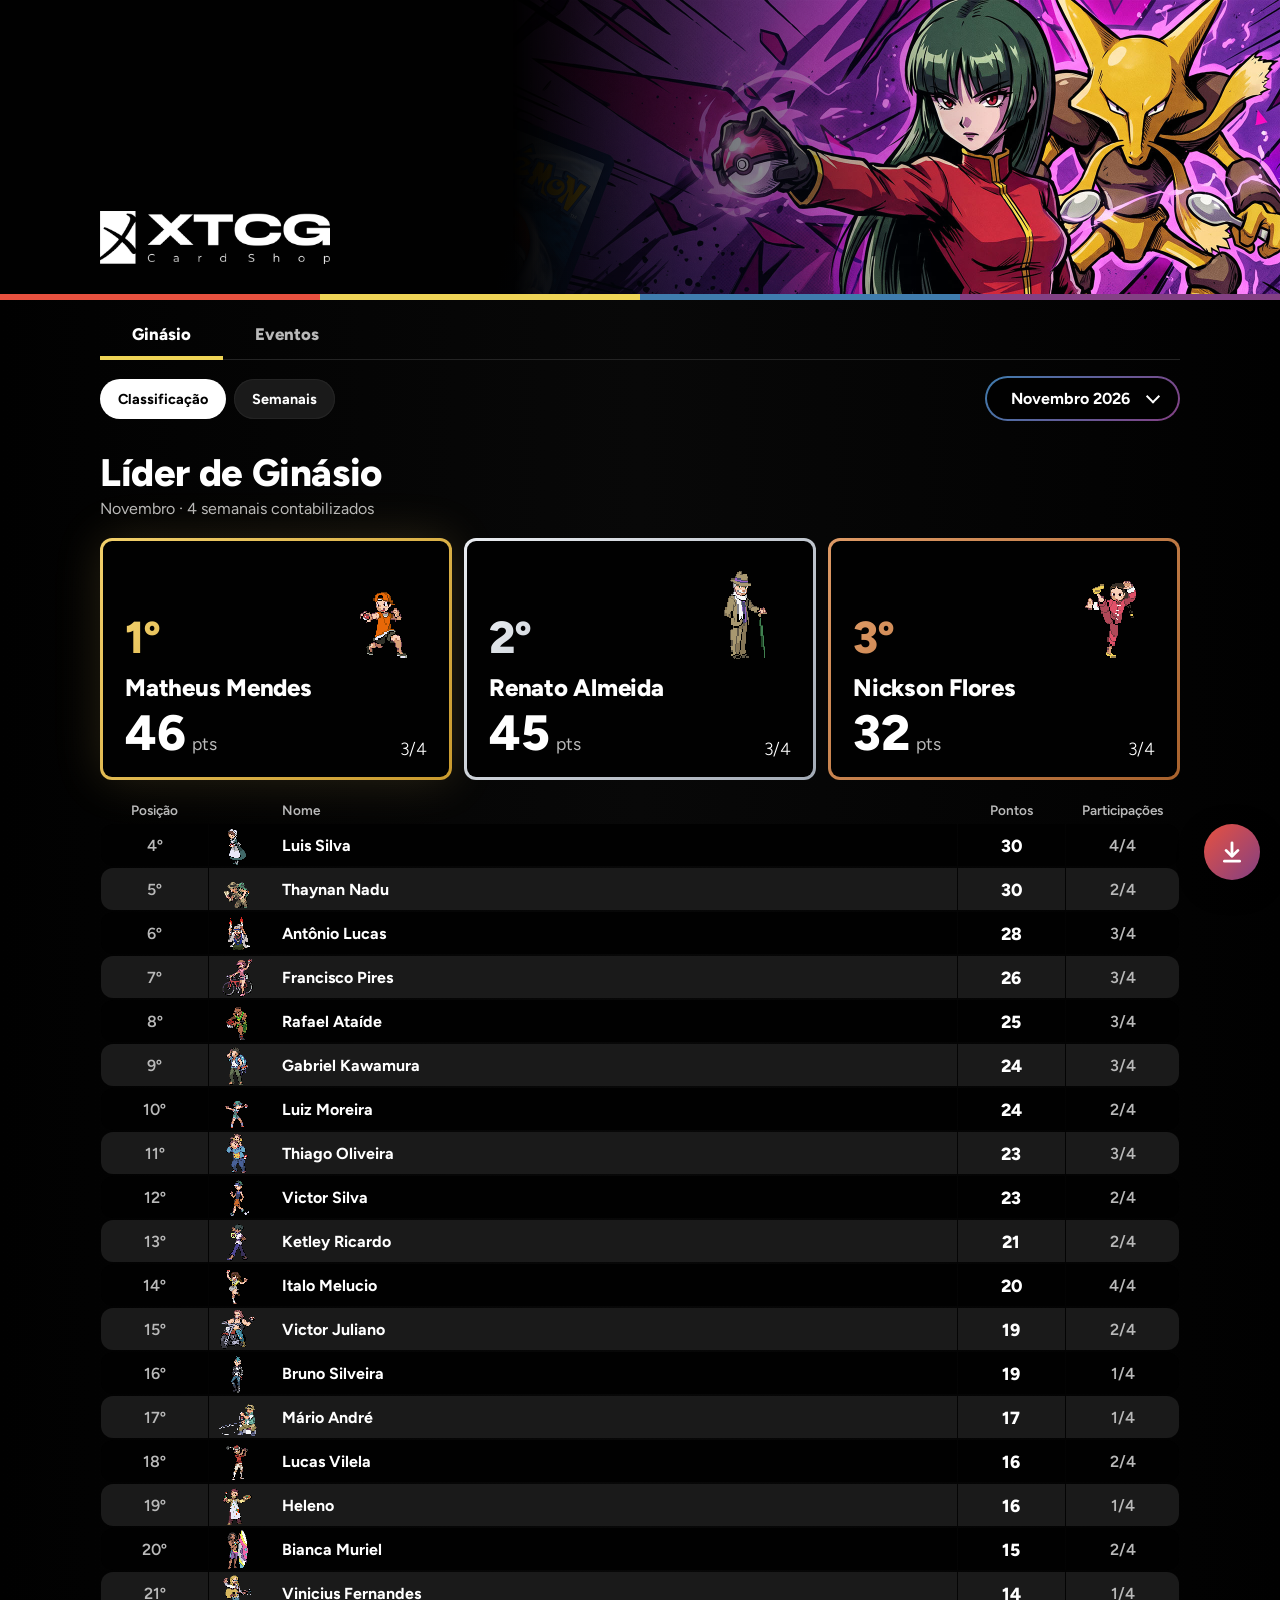
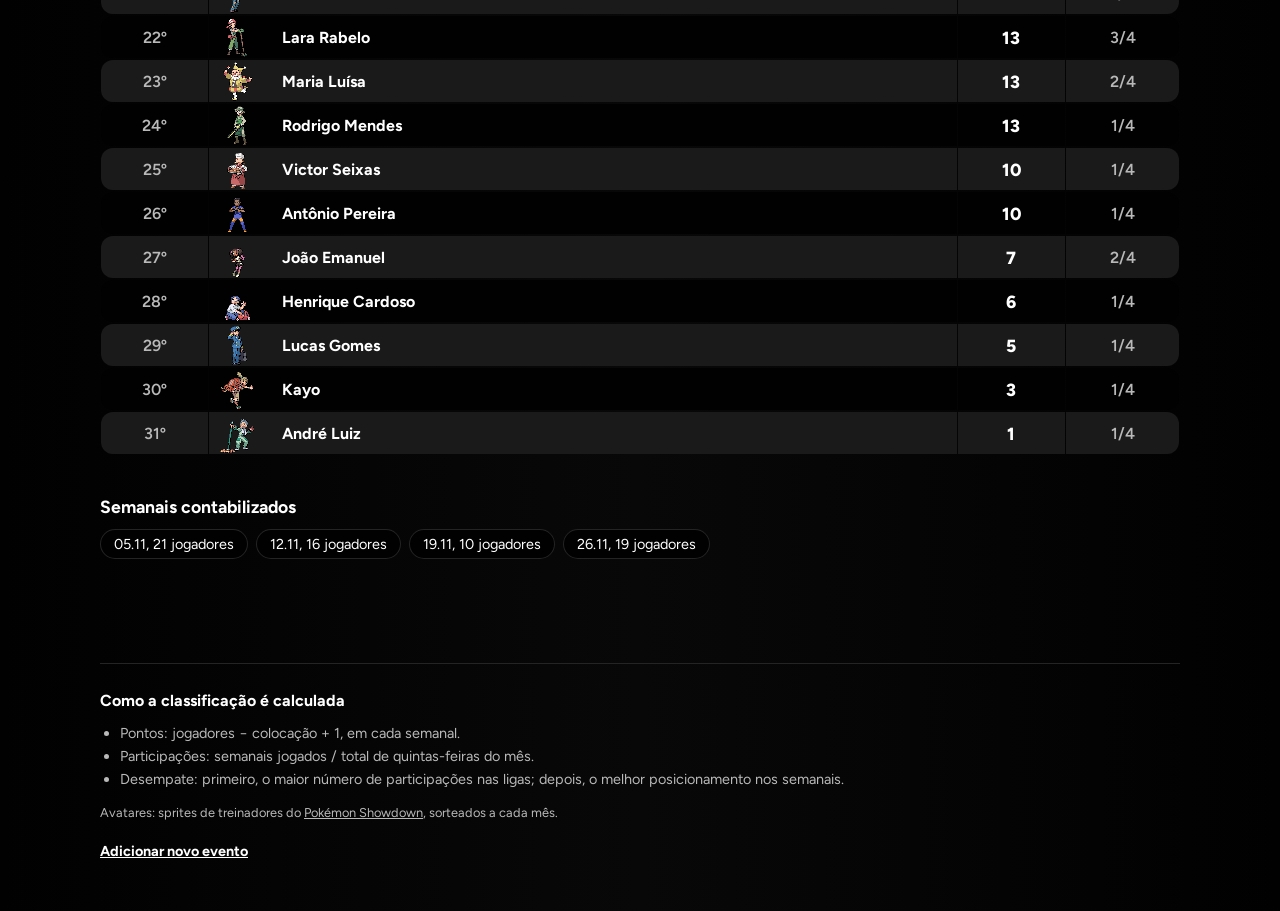
<file: docs/index.html>
<!doctype html>
<html lang="pt-BR">
<head>
  <meta charset="utf-8">
  <meta name="viewport" content="width=device-width, initial-scale=1">
  <meta name="color-scheme" content="dark">
  <title>Líder de Ginásio · XTCG Card Shop</title>
  <meta name="theme-color" content="#070707">
  <link rel="icon" href="favicon.ico?v=2" sizes="any">
  <link rel="icon" type="image/png" sizes="32x32" href="favicon-32.png?v=2">
  <link rel="icon" type="image/png" sizes="192x192" href="favicon-192.png?v=2">
  <link rel="apple-touch-icon" href="apple-touch-icon.png?v=2">
  <link rel="preconnect" href="https://fonts.googleapis.com">
  <link rel="preconnect" href="https://fonts.gstatic.com" crossorigin>
  <link href="https://fonts.googleapis.com/css2?family=Figtree:wght@300;400;600;700;800&display=swap" rel="stylesheet">
  <link rel="stylesheet" href="style.css?v=19">
</head>
<body>
  <header class="hero">
    <div class="hero-texto">
      <img class="hero-logo" src="assets/logo.png?v=2" alt="XTCG Card Shop">
    </div>
  </header>

  <div class="nav-area">
    <div class="fixo">
      <div class="topo">
        <a class="topo-logo" href="index.html" aria-label="XTCG Card Shop, início"><img src="assets/logo.png?v=2" alt="XTCG Card Shop"></a>
        <label class="seletor">
          <span class="sr">Mês</span>
          <select id="mes"></select>
        </label>
      </div>
      <nav class="secoes" aria-label="Seções">
        <a href="index.html" aria-current="page">Ginásio</a>
        <a href="especiais.html">Eventos</a>
      </nav>
    </div>
    <div class="subnav" aria-label="Visão do Ginásio">
      <a class="pilula" href="index.html" aria-current="page">Classificação</a>
      <a class="pilula" href="semanais.html">Semanais</a>
    </div>
  </div>

  <main>
    <div class="cab-pagina">
      <div>
        <h1 id="titulo">Líder de Ginásio</h1>
        <p id="subtitulo" class="sub"></p>
      </div>
    </div>

    <div id="avisos" class="avisos" hidden></div>

    <ol id="podio" class="podio" aria-label="Top 3"></ol>

    <div class="rolagem" id="resto">
      <table id="tabela">
        <thead>
          <tr>
            <th scope="col" class="c-num">Posição</th>
            <th scope="col" class="c-av"><span class="sr">Avatar</span></th>
            <th scope="col" class="esq">Nome</th>
            <th scope="col" class="c-num">Pontos</th>
            <th scope="col" class="c-num">Participações</th>
          </tr>
        </thead>
        <tbody></tbody>
      </table>
    </div>

    <p id="vazio" class="vazio" hidden>Ainda não há semanais neste mês. Escolha outro mês na lista acima.</p>

    <section class="semanais">
      <h2>Semanais contabilizados</h2>
      <ul id="lista-semanais" class="chips"></ul>
    </section>
  </main>

  <footer class="rodape">
    <h2>Como a classificação é calculada</h2>
    <ul>
      <li>Pontos: jogadores − colocação + 1, em cada semanal.</li>
      <li>Participações: semanais jogados / total de quintas-feiras do mês.</li>
      <li>Desempate: primeiro, o maior número de participações nas ligas; depois, o melhor posicionamento nos semanais.</li>
    </ul>
    <p class="creditos">Avatares: sprites de treinadores do <a href="https://play.pokemonshowdown.com/sprites/trainers/" target="_blank" rel="noopener">Pokémon Showdown</a>, sorteados a cada mês.</p>
    <p class="rodape-admin"><a href="admin.html">Adicionar novo evento</a></p>
  </footer>

  <button id="baixar" class="fab" type="button" aria-label="Baixar imagem" title="Baixar imagem">
    <svg width="26" height="26" viewBox="0 0 24 24" fill="none" stroke="currentColor" stroke-width="2.6" stroke-linecap="round" stroke-linejoin="round" aria-hidden="true"><path d="M12 3.5v12"/><path d="M6.5 10.5L12 16l5.5-5.5"/><path d="M5 20.5h14"/></svg>
  </button>

  <script src="cabecalhos.js?v=2"></script>
  <script src="util.js?v=5"></script>
  <script src="avatares.js?v=1"></script>
  <script src="calc.js?v=5"></script>
  <script src="feed.js?v=12"></script>
  <script src="app.js?v=10"></script>
</body>
</html>
</file>
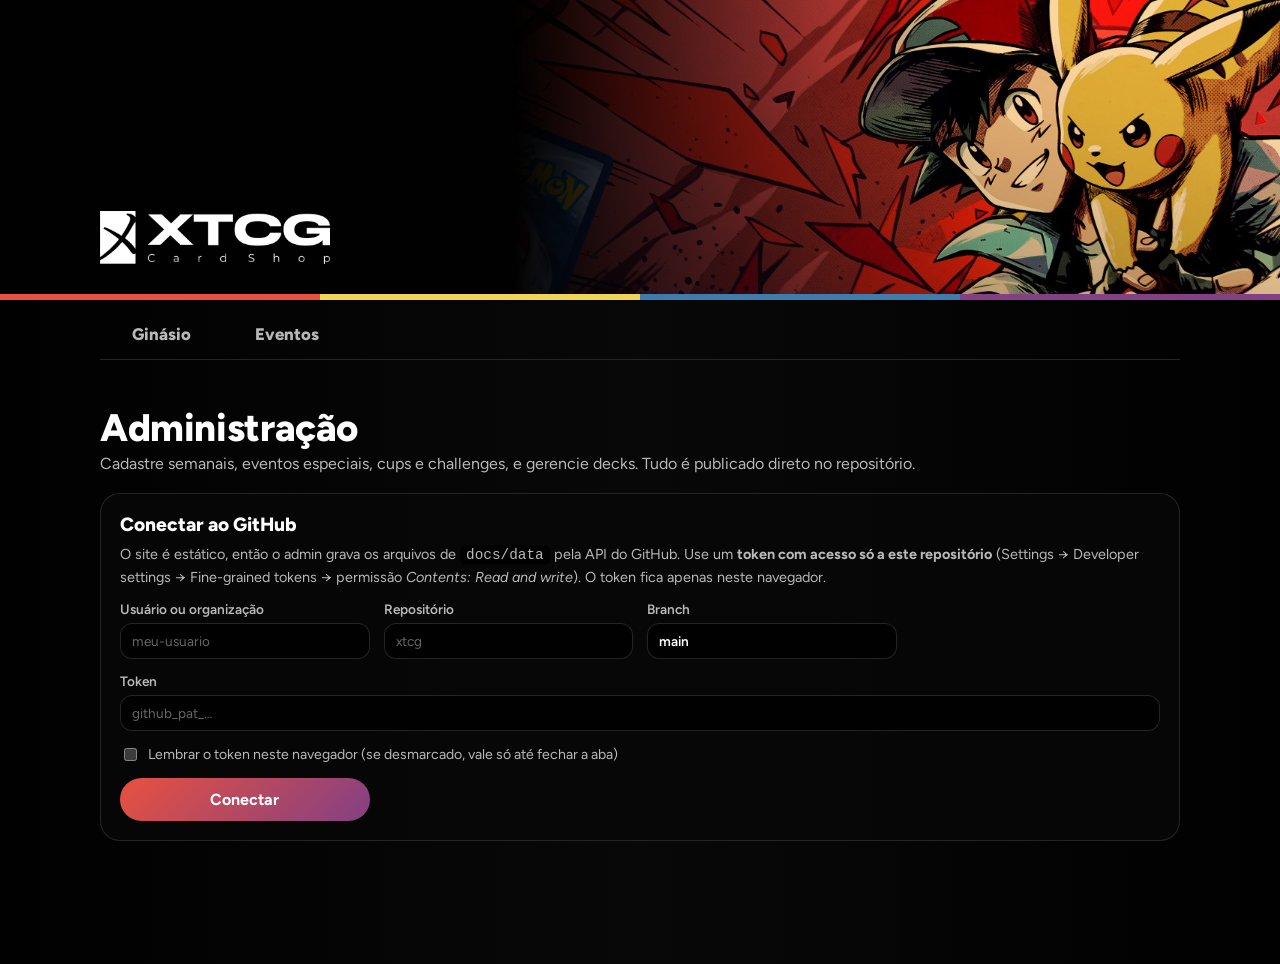
<file: docs/admin.html>
<!doctype html>
<html lang="pt-BR">
<head>
  <meta charset="utf-8">
  <meta name="viewport" content="width=device-width, initial-scale=1">
  <meta name="color-scheme" content="dark">
  <meta name="robots" content="noindex">
  <title>Admin · Líder de Ginásio · XTCG</title>
  <meta name="theme-color" content="#070707">
  <link rel="icon" href="favicon.ico?v=2" sizes="any">
  <link rel="icon" type="image/png" sizes="32x32" href="favicon-32.png?v=2">
  <link rel="icon" type="image/png" sizes="192x192" href="favicon-192.png?v=2">
  <link rel="apple-touch-icon" href="apple-touch-icon.png?v=2">
  <link rel="preconnect" href="https://fonts.googleapis.com">
  <link rel="preconnect" href="https://fonts.gstatic.com" crossorigin>
  <link href="https://fonts.googleapis.com/css2?family=Figtree:wght@300;400;600;700;800&display=swap" rel="stylesheet">
  <link rel="stylesheet" href="style.css?v=19">
</head>
<body>
  <header class="hero">
    <div class="hero-texto">
      <img class="hero-logo" src="assets/logo.png?v=2" alt="XTCG Card Shop">
    </div>
  </header>

  <div class="nav-area">
    <div class="fixo">
      <div class="topo">
        <a class="topo-logo" href="index.html" aria-label="XTCG Card Shop, início"><img src="assets/logo.png?v=2" alt="XTCG Card Shop"></a>
        <span class="topo-nome">Admin</span>
      </div>
      <nav class="secoes" aria-label="Seções">
        <a href="index.html">Ginásio</a>
        <a href="especiais.html">Eventos</a>
      </nav>
    </div>
    <div class="subnav" id="status-conexao" hidden>
      <span class="conectado" id="texto-conexao"></span>
      <button id="sair" class="btn btn-sec btn-mini" type="button">Sair</button>
    </div>
  </div>

  <main>
    <div class="cab-pagina">
      <div>
        <h1>Administração</h1>
        <p class="sub">Cadastre semanais, eventos especiais, cups e challenges, e gerencie decks. Tudo é publicado direto no repositório.</p>
      </div>
    </div>

    <div id="msg" class="aviso-admin" role="status" aria-live="polite" hidden></div>

    <!-- Conexão -->
    <section id="conexao" class="admin-card">
      <h2>Conectar ao GitHub</h2>
      <p class="dica">O site é estático, então o admin grava os arquivos de <code>docs/data</code> pela API do GitHub. Use um <strong>token com acesso só a este repositório</strong> (Settings → Developer settings → Fine-grained tokens → permissão <em>Contents: Read and write</em>). O token fica apenas neste navegador.</p>
      <form id="form-conexao" class="grade-campos">
        <label class="campo">Usuário ou organização<input id="c-owner" required autocomplete="off" placeholder="meu-usuario"></label>
        <label class="campo">Repositório<input id="c-repo" required autocomplete="off" placeholder="xtcg"></label>
        <label class="campo">Branch<input id="c-branch" required autocomplete="off" value="main"></label>
        <label class="campo largo">Token<input id="c-token" type="password" required autocomplete="off" placeholder="github_pat_…"></label>
        <label class="marcar largo"><input id="c-lembrar" type="checkbox"> Lembrar o token neste navegador (se desmarcado, vale só até fechar a aba)</label>
        <button class="btn btn-grad" type="submit" id="b-conectar">Conectar</button>
      </form>
    </section>

    <!-- Painel -->
    <div id="painel-admin" hidden>
      <div class="abas" role="tablist">
        <button role="tab" id="aba-semanal" aria-selected="true" aria-controls="sec-semanal">Semanal</button>
        <button role="tab" id="aba-decks" aria-selected="false" aria-controls="sec-decks">Decks</button>
      </div>

      <!-- Semanal -->
      <section id="sec-semanal" class="admin-card" role="tabpanel">
        <div class="linha-topo">
          <label class="campo">Evento
            <select id="sel-semanal"></select>
          </label>
          <label class="campo">Tipo
            <select id="s-tipo">
              <option value="semanal">Semanal (conta no Líder)</option>
              <option value="especial">Especial</option>
              <option value="cup">Cup</option>
              <option value="challenge">Challenge</option>
            </select>
          </label>
          <label class="campo">Data<input id="s-data" type="date"></label>
          <label class="campo cresce">Nome do evento<input id="s-nome" autocomplete="off"></label>
        </div>

        <details class="colar" id="colar" open>
          <summary>Colar resultados em texto</summary>
          <p class="dica">Uma linha por jogador, na ordem de colocação: <code>Nome 3-1-0 62,5%</code> (V-D-E e Opp Win). O Opp Win é opcional.</p>
          <textarea id="s-texto" rows="6" spellcheck="false" placeholder="1. Matheus Mendes 3-1-0 59,38%&#10;2. Renato Almeida 3-1-0 56,25%"></textarea>
          <button class="btn btn-sec" type="button" id="b-importar">Importar para a tabela</button>
        </details>

        <div class="rolagem">
          <table class="adm" id="tab-linhas">
            <thead><tr>
              <th scope="col">#</th><th scope="col" class="esq">Jogador</th><th scope="col">V</th><th scope="col">D</th><th scope="col">E</th>
              <th scope="col">Opp Win %</th><th scope="col" class="esq">Deck</th><th scope="col">Pts</th><th scope="col"><span class="sr">Ações</span></th>
            </tr></thead>
            <tbody></tbody>
          </table>
        </div>
        <button class="btn btn-sec" type="button" id="b-add">+ Adicionar jogador</button>

        <div id="problemas" class="problemas" hidden></div>
        <div id="novos" class="novos" hidden></div>

        <details class="previa" id="previa" open>
          <summary>Prévia da classificação do mês</summary>
          <ol id="previa-lista"></ol>
        </details>

        <div class="acoes">
          <button class="btn btn-grad" type="button" id="b-publicar">Publicar semanal</button>
          <button class="btn btn-perigo" type="button" id="b-excluir" hidden>Excluir este semanal</button>
        </div>
      </section>

      <!-- Decks -->
      <section id="sec-decks" class="admin-card" role="tabpanel" hidden>
        <p class="dica">Os decks cadastrados aqui aparecem com ícone na classificação e nos semanais. Os ícones são os nomes dos arquivos do Limitless (ex.: <code>dragapult</code>, <code>raging-bolt</code>).</p>
        <div class="rolagem">
          <table class="adm" id="tab-decks">
            <thead><tr><th scope="col" class="esq">Deck</th><th scope="col" class="esq">Reconhece por</th><th scope="col"><span class="sr">Ações</span></th></tr></thead>
            <tbody></tbody>
          </table>
        </div>

        <form id="form-deck" class="grade-campos" autocomplete="off">
          <h3 class="largo" id="titulo-deck">Novo deck</h3>
          <label class="campo largo">Nome<input id="d-nome" required placeholder="Dragapult ex / Dusknoir"></label>
          <label class="campo">Ícones <small>(separe por vírgula)</small><input id="d-icones" placeholder="dragapult, dusknoir"></label>
          <label class="campo">Palavras que o reconhecem <small>(vazio = usa os ícones)</small><input id="d-palavras" placeholder="dragapult, dusknoir"></label>
          <label class="campo largo">Apelidos <small>(opcional, separe por vírgula)</small><input id="d-aliases" placeholder="draga dusk"></label>
          <div class="previa-icones largo" id="d-previa" aria-live="polite"></div>
          <div class="acoes largo">
            <button class="btn btn-sec" type="submit" id="b-salvar-deck">Adicionar à lista</button>
            <button class="btn btn-sec" type="button" id="b-cancelar-deck" hidden>Cancelar edição</button>
          </div>
        </form>
        <div class="acoes">
          <button class="btn btn-grad" type="button" id="b-publicar-decks" disabled>Publicar alterações nos decks</button>
        </div>
      </section>
    </div>

    <datalist id="lista-jogadores"></datalist>
    <datalist id="lista-decks"></datalist>
  </main>

  <script src="util.js?v=5"></script>
  <script src="calc.js?v=5"></script>
  <script src="decks.js?v=5"></script>
  <script src="admin-lib.js?v=5"></script>
  <script src="github.js?v=5"></script>
  <script src="admin.js?v=5"></script>
</body>
</html>
</file>
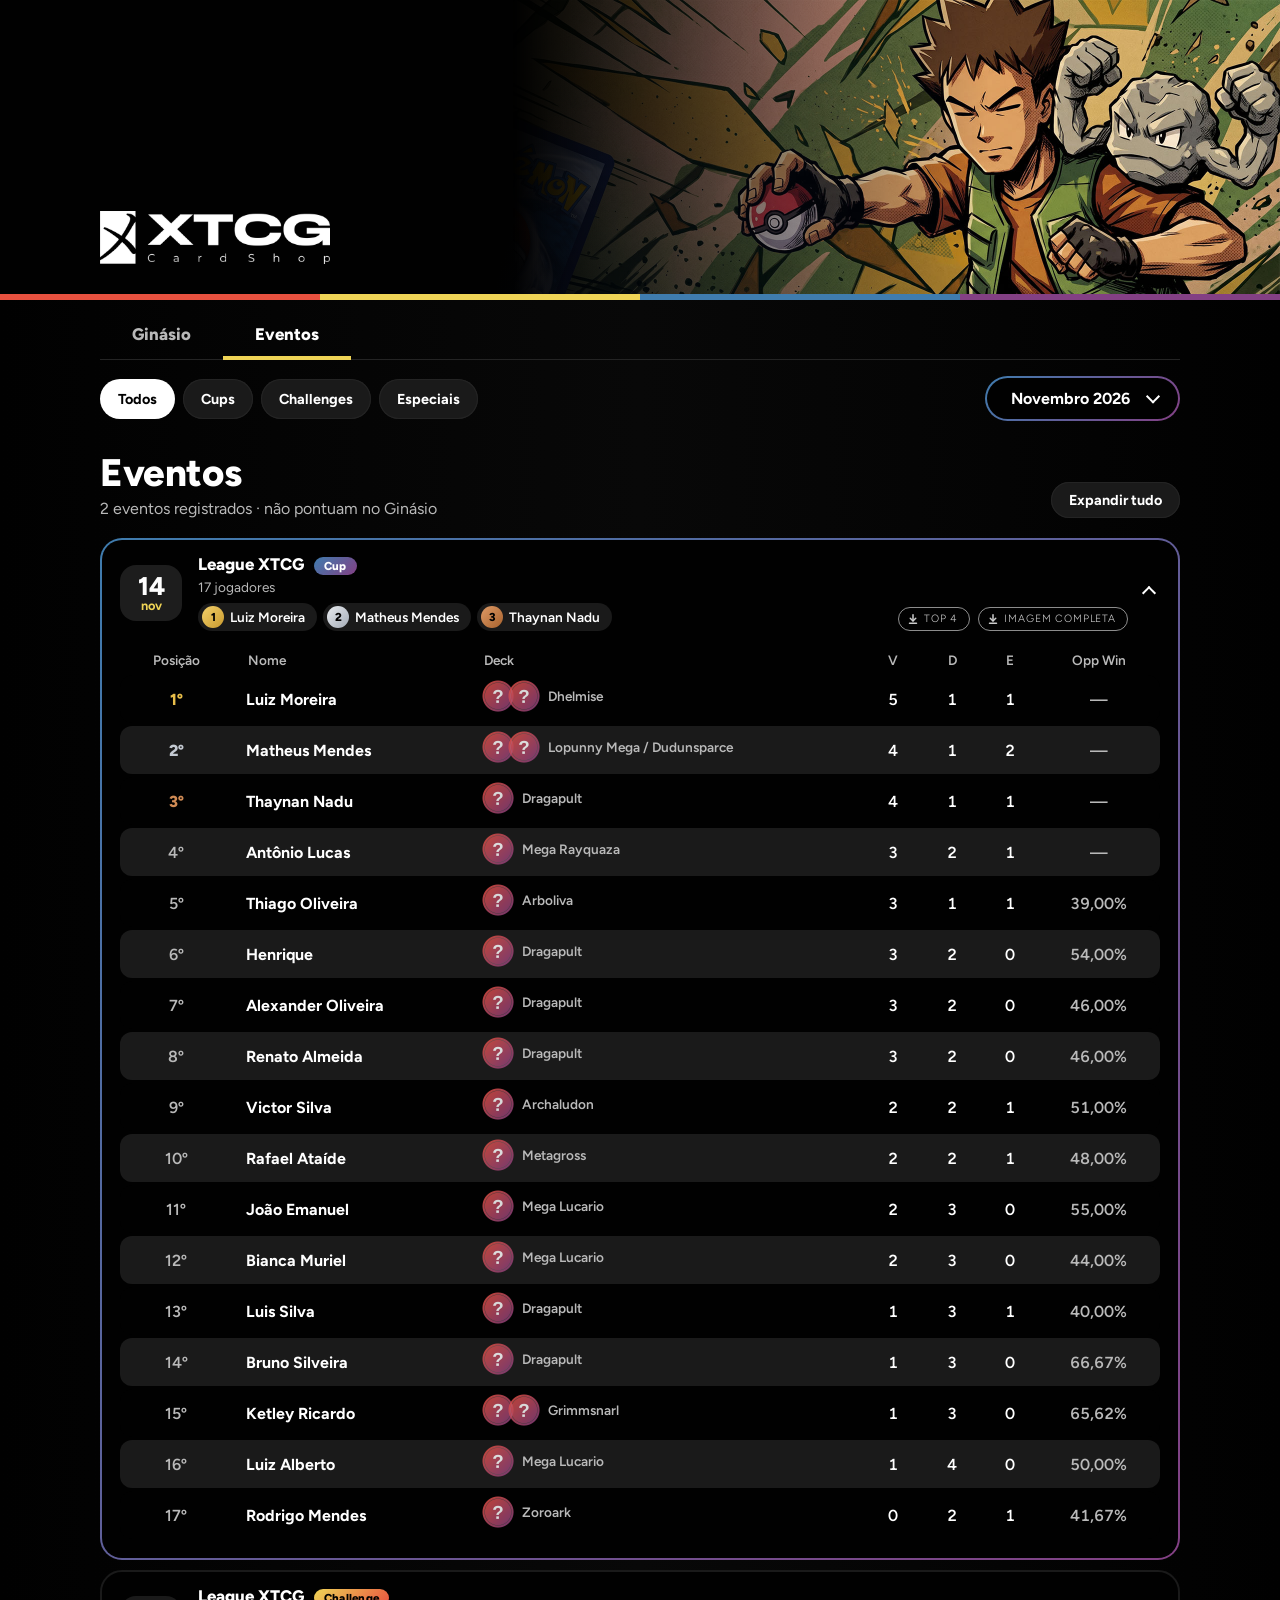
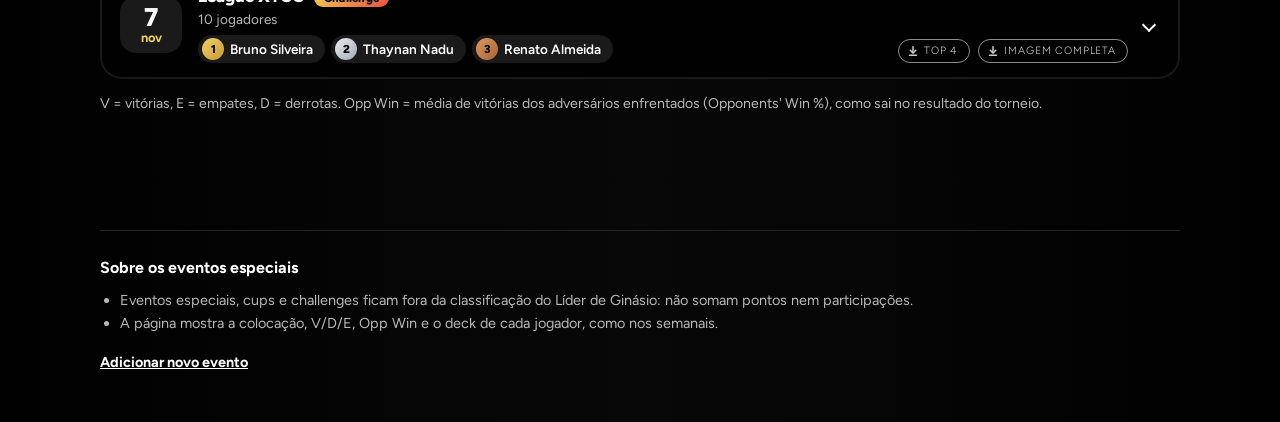
<file: docs/especiais.html>
<!doctype html>
<html lang="pt-BR">
<head>
  <meta charset="utf-8">
  <meta name="viewport" content="width=device-width, initial-scale=1">
  <meta name="color-scheme" content="dark">
  <title>Especiais · XTCG Card Shop</title>
  <meta name="theme-color" content="#070707">
  <link rel="icon" href="favicon.ico?v=2" sizes="any">
  <link rel="icon" type="image/png" sizes="32x32" href="favicon-32.png?v=2">
  <link rel="icon" type="image/png" sizes="192x192" href="favicon-192.png?v=2">
  <link rel="apple-touch-icon" href="apple-touch-icon.png?v=2">
  <link rel="preconnect" href="https://fonts.googleapis.com">
  <link rel="preconnect" href="https://fonts.gstatic.com" crossorigin>
  <link href="https://fonts.googleapis.com/css2?family=Figtree:wght@400;600;700;800&family=Londrina+Solid:wght@900&display=swap" rel="stylesheet">
  <link rel="stylesheet" href="style.css?v=19">
</head>
<body data-modo="especiais">
  <header class="hero">
    <div class="hero-texto">
      <img class="hero-logo" src="assets/logo.png?v=2" alt="XTCG Card Shop">
    </div>
  </header>

  <div class="nav-area">
    <div class="fixo">
      <div class="topo">
        <a class="topo-logo" href="index.html" aria-label="XTCG Card Shop, início"><img src="assets/logo.png?v=2" alt="XTCG Card Shop"></a>
        <label class="seletor">
          <span class="sr">Mês</span>
          <select id="mes"></select>
        </label>
      </div>
      <nav class="secoes" aria-label="Seções">
        <a href="index.html">Ginásio</a>
        <a href="especiais.html" aria-current="page">Eventos</a>
      </nav>
    </div>
    <div class="subnav" role="group" aria-label="Tipo de evento">
      <button class="pilula" type="button" data-tipo="todos" aria-pressed="true">Todos</button>
      <button class="pilula" type="button" data-tipo="cup" aria-pressed="false">Cups</button>
      <button class="pilula" type="button" data-tipo="challenge" aria-pressed="false">Challenges</button>
      <button class="pilula" type="button" data-tipo="especial" aria-pressed="false">Especiais</button>
    </div>
  </div>

  <main>
    <div class="cab-pagina">
      <div>
        <h1 id="titulo">Eventos</h1>
        <p id="subtitulo" class="sub"></p>
      </div>
      <button id="alternar" class="btn btn-sec" type="button">Expandir tudo</button>
    </div>

    <div id="avisos" class="avisos" hidden></div>

    <ul id="eventos" class="eventos"></ul>
    <p id="vazio" class="vazio" hidden></p>

    <p class="regra">V = vitórias, E = empates, D = derrotas. Opp Win = média de vitórias dos adversários enfrentados (Opponents' Win %), como sai no resultado do torneio.</p>
  </main>

  <footer class="rodape">
    <h2>Sobre os eventos especiais</h2>
    <ul>
      <li>Eventos especiais, cups e challenges ficam fora da classificação do Líder de Ginásio: não somam pontos nem participações.</li>
      <li>A página mostra a colocação, V/D/E, Opp Win e o deck de cada jogador, como nos semanais.</li>
    </ul>
    <p class="rodape-admin"><a href="admin.html">Adicionar novo evento</a></p>
  </footer>

  <script src="cabecalhos.js?v=2"></script>
  <script src="util.js?v=5"></script>
  <script src="calc.js?v=5"></script>
  <script src="decks.js?v=5"></script>
  <script src="feed.js?v=12"></script>
  <script src="semanais.js?v=7"></script>
</body>
</html>
</file>
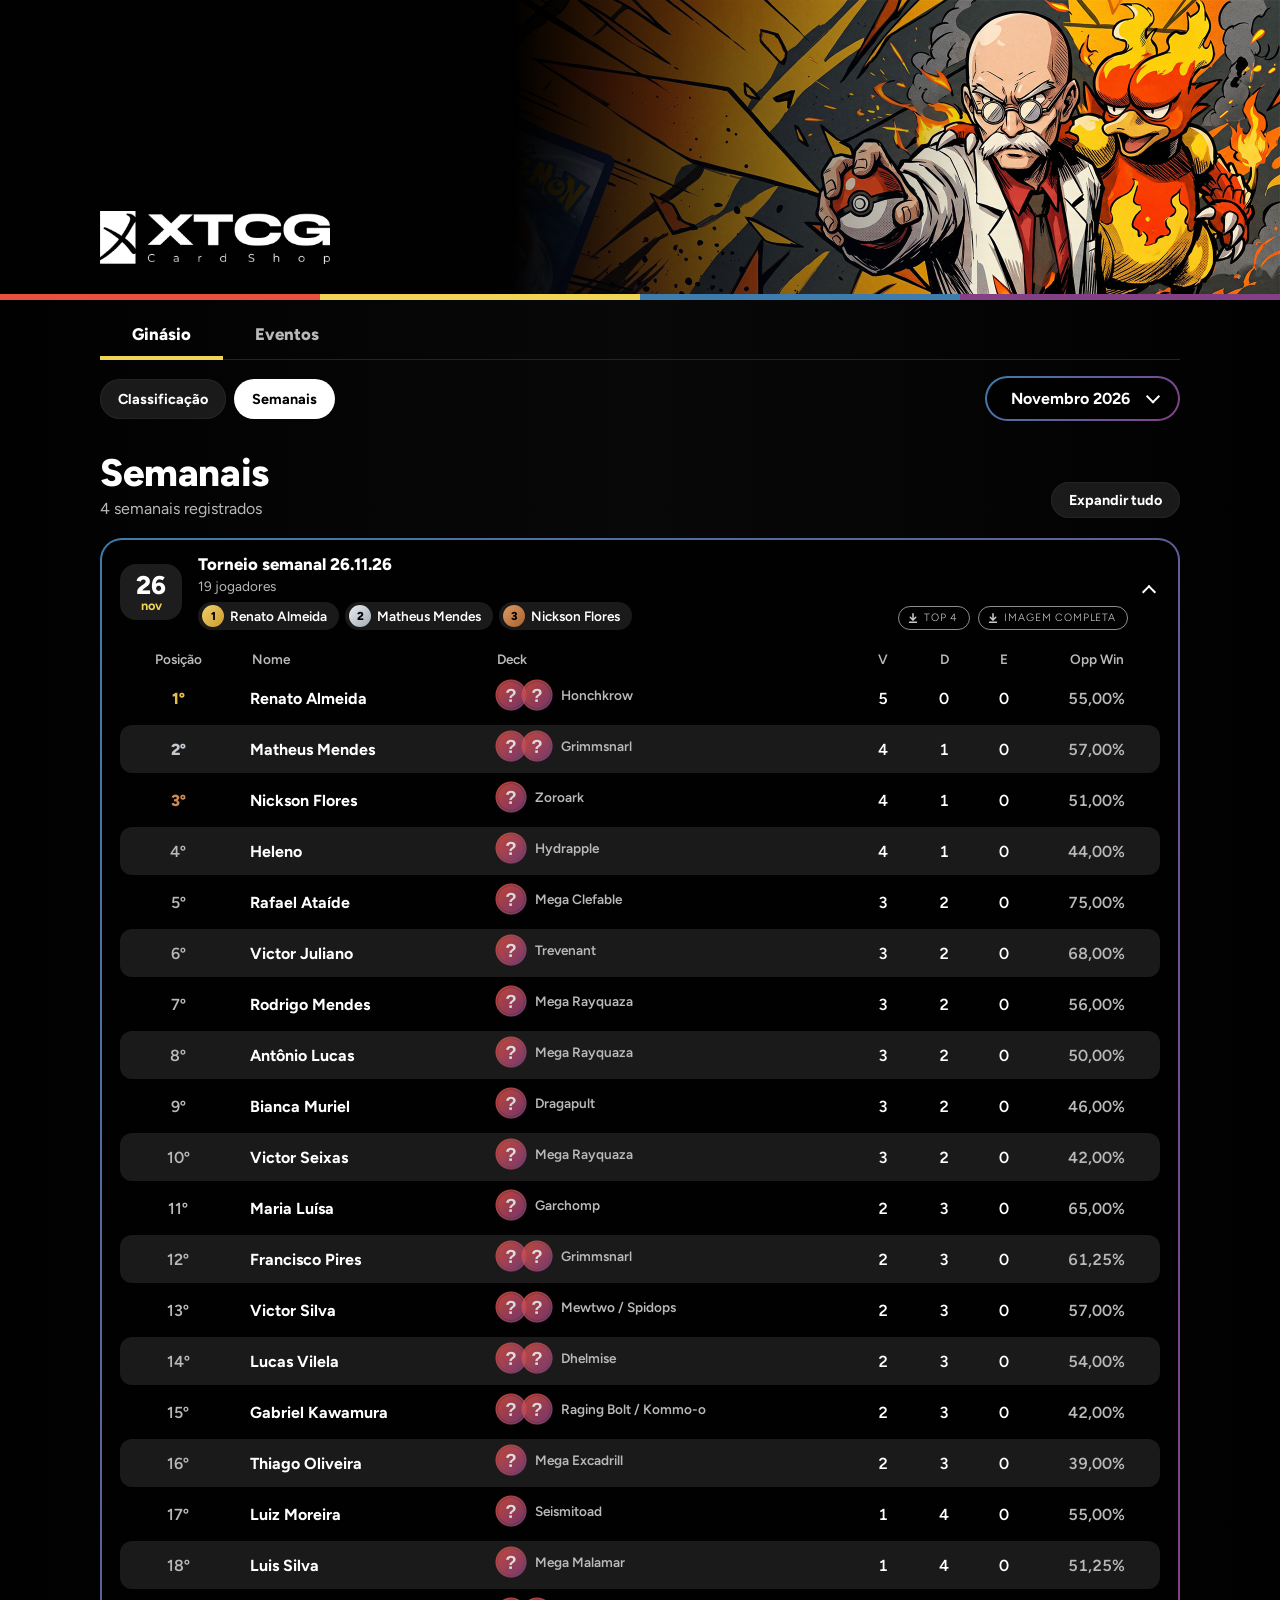
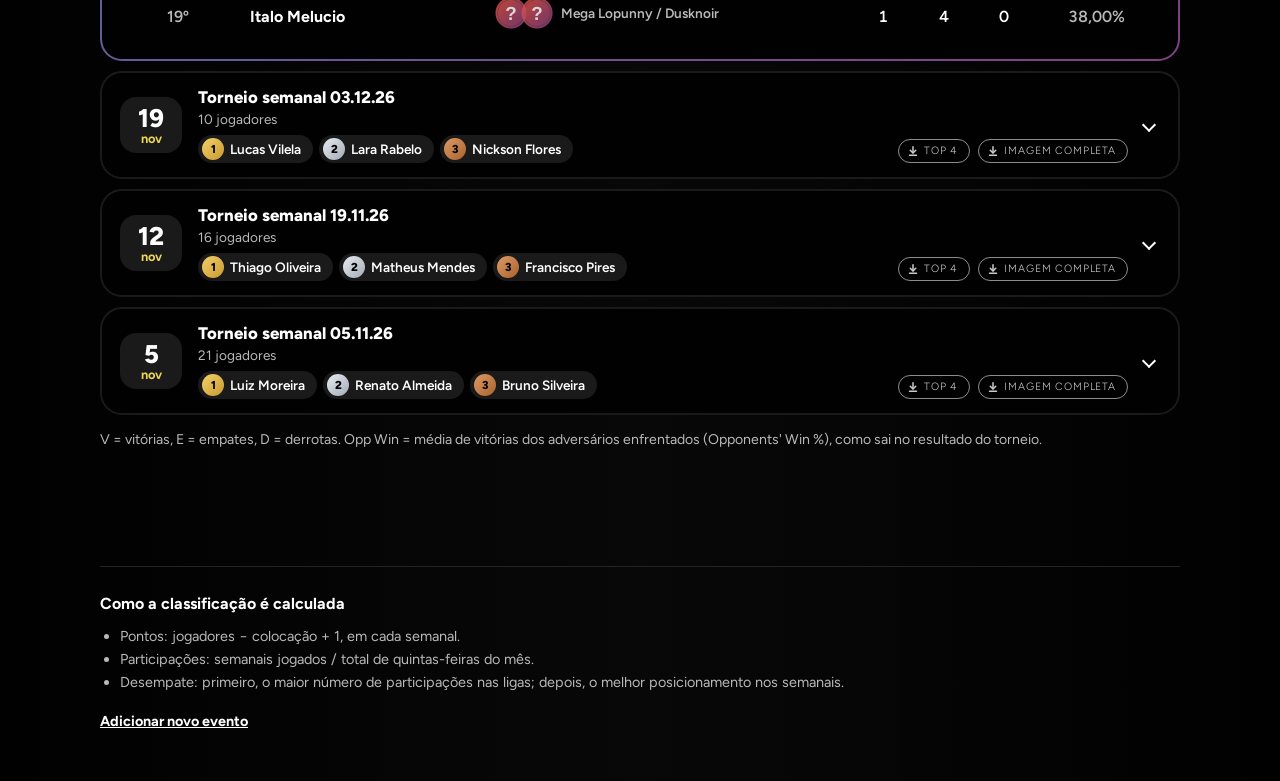
<file: docs/semanais.html>
<!doctype html>
<html lang="pt-BR">
<head>
  <meta charset="utf-8">
  <meta name="viewport" content="width=device-width, initial-scale=1">
  <meta name="color-scheme" content="dark">
  <title>Semanais · XTCG Card Shop</title>
  <meta name="theme-color" content="#070707">
  <link rel="icon" href="favicon.ico?v=2" sizes="any">
  <link rel="icon" type="image/png" sizes="32x32" href="favicon-32.png?v=2">
  <link rel="icon" type="image/png" sizes="192x192" href="favicon-192.png?v=2">
  <link rel="apple-touch-icon" href="apple-touch-icon.png?v=2">
  <link rel="preconnect" href="https://fonts.googleapis.com">
  <link rel="preconnect" href="https://fonts.gstatic.com" crossorigin>
  <link href="https://fonts.googleapis.com/css2?family=Figtree:wght@400;600;700;800&family=Londrina+Solid:wght@900&display=swap" rel="stylesheet">
  <link rel="stylesheet" href="style.css?v=19">
</head>
<body data-modo="semanais">
  <header class="hero">
    <div class="hero-texto">
      <img class="hero-logo" src="assets/logo.png?v=2" alt="XTCG Card Shop">
    </div>
  </header>

  <div class="nav-area">
    <div class="fixo">
      <div class="topo">
        <a class="topo-logo" href="index.html" aria-label="XTCG Card Shop, início"><img src="assets/logo.png?v=2" alt="XTCG Card Shop"></a>
        <label class="seletor">
          <span class="sr">Mês</span>
          <select id="mes"></select>
        </label>
      </div>
      <nav class="secoes" aria-label="Seções">
        <a href="index.html" aria-current="page">Ginásio</a>
        <a href="especiais.html">Eventos</a>
      </nav>
    </div>
    <div class="subnav" aria-label="Visão do Ginásio">
      <a class="pilula" href="index.html">Classificação</a>
      <a class="pilula" href="semanais.html" aria-current="page">Semanais</a>
    </div>
  </div>

  <main>
    <div class="cab-pagina">
      <div>
        <h1 id="titulo">Semanais</h1>
        <p id="subtitulo" class="sub"></p>
      </div>
      <button id="alternar" class="btn btn-sec" type="button">Expandir tudo</button>
    </div>

    <div id="avisos" class="avisos" hidden></div>

    <ul id="eventos" class="eventos"></ul>
    <p id="vazio" class="vazio" hidden></p>

    <p class="regra">V = vitórias, E = empates, D = derrotas. Opp Win = média de vitórias dos adversários enfrentados (Opponents' Win %), como sai no resultado do torneio.</p>
  </main>

  <footer class="rodape">
    <h2>Como a classificação é calculada</h2>
    <ul>
      <li>Pontos: jogadores − colocação + 1, em cada semanal.</li>
      <li>Participações: semanais jogados / total de quintas-feiras do mês.</li>
      <li>Desempate: primeiro, o maior número de participações nas ligas; depois, o melhor posicionamento nos semanais.</li>
      
    </ul>
    <p class="rodape-admin"><a href="admin.html">Adicionar novo evento</a></p>
  </footer>

  <script src="cabecalhos.js?v=2"></script>
  <script src="util.js?v=5"></script>
  <script src="calc.js?v=5"></script>
  <script src="decks.js?v=5"></script>
  <script src="feed.js?v=12"></script>
  <script src="semanais.js?v=7"></script>
</body>
</html>
</file>
<file: docs/style.css>
:root {
  /* Design system XTCG */
  --preto: #010101;
  --branco: #fff;
  --grafite: #1d1d1d;
  --chumbo: #1a1a1a;
  --cinza: #242424;
  --cinza-fundo: #080808;
  --coral: #e8513f;
  --amarelo: #efd456;
  --marinho: #08163b;
  --azul: #3f7cae;
  --roxo: #834084;
  --roxo-escuro: #390b38;
  --texto-suave: #b9b9b9;

  --medalha-ouro: linear-gradient(135deg, #F2D06B, #C99A2E);
  --medalha-prata: linear-gradient(135deg, #E9ECF0, #A3ABB6);
  --medalha-bronze: linear-gradient(135deg, #DE9A66, #A8622D);
  --g-ouro: linear-gradient(135deg, var(--amarelo), var(--coral));
  --g-prata: linear-gradient(135deg, var(--azul), var(--roxo));
  --g-bronze: linear-gradient(135deg, var(--coral), var(--roxo));

  font-family: Figtree, "Helvetica Neue", Arial, sans-serif;
  color: var(--branco);
  background: var(--preto);
  color-scheme: dark;
}
* { box-sizing: border-box; }

/* Fundo: preto → cinza → preto, na horizontal */
body {
  margin: 0; min-height: 100vh;
  background: linear-gradient(90deg, var(--preto), var(--cinza-fundo), var(--preto));
}
button, select { font: inherit; }

/* Banner */
.hero {
  position: relative;
  isolation: isolate;
  overflow: hidden;
  width: 100%;
  min-height: 300px;
  margin: 0;
  display: flex;
  align-items: flex-end;
  background: linear-gradient(105deg, var(--preto) 42%, var(--marinho));
}
.hero::before {
  content: "";
  position: absolute;
  inset: 0 0 0 auto;
  width: 60%;
  z-index: -1;
  background: var(--hero-arte, url("assets/banner-tcg.jpg")) right 15% / cover;
  -webkit-mask-image: linear-gradient(90deg, transparent, #000 62%);
  mask-image: linear-gradient(90deg, transparent, #000 62%);
}
.hero::after {
  content: "";
  position: absolute;
  inset: auto 0 0 0;
  height: 6px;
  background: linear-gradient(90deg, var(--coral) 0 25%, var(--amarelo) 25% 50%, var(--azul) 50% 75%, var(--roxo) 75%);
}
.hero-texto { width: min(1080px, 100% - 32px); margin: 0 auto; padding: 36px 0 36px; }
.hero-logo { display: block; width: 230px; height: auto; }
h1 { margin: 0; font-size: clamp(1.5rem, 4vw, 2.4rem); font-weight: 800; line-height: 1.05; letter-spacing: -0.01em; }
.sub { margin: 6px 0 0; font-size: 1rem; color: var(--texto-suave); }

main { width: min(1080px, 100% - 32px); margin: 0 auto; padding: 8px 0 104px; }

/* Seletor de mês */
.sr { position: absolute; width: 1px; height: 1px; overflow: hidden; clip: rect(0 0 0 0); white-space: nowrap; }
.seletor { position: relative; display: inline-block; }
.seletor select {
  appearance: none; -webkit-appearance: none;
  border: 2px solid transparent; border-radius: 999px; cursor: pointer;
  padding: 11px 48px 11px 24px; font-weight: 700; color: var(--branco);
  background: linear-gradient(var(--preto), var(--preto)) padding-box, var(--g-prata) border-box;
}
.seletor select:hover { background: linear-gradient(var(--chumbo), var(--chumbo)) padding-box, var(--g-prata) border-box; }
.seletor select option { background: var(--preto); color: var(--branco); }
.seletor::after {
  content: ""; position: absolute; right: 22px; top: 50%; width: 8px; height: 8px; pointer-events: none;
  border-right: 2px solid var(--branco); border-bottom: 2px solid var(--branco);
  transform: translateY(-75%) rotate(45deg);
}
.btn {
  border: 0; border-radius: 999px; cursor: pointer; font-weight: 700; color: var(--branco);
  padding: 11px 22px; white-space: nowrap;
}
.btn-grad { background: linear-gradient(135deg, var(--coral), var(--roxo)); padding: 12px 26px; }
.btn-grad:hover { filter: brightness(1.1); }
.btn:active { transform: translateY(1px); }
.btn:disabled { opacity: .4; cursor: not-allowed; filter: none; }
:focus-visible { outline: 3px solid var(--amarelo); outline-offset: 3px; }

.avisos { background: var(--preto); border: 1px solid var(--amarelo); border-radius: 16px; padding: 12px 18px; margin-bottom: 24px; font-size: .95rem; color: var(--amarelo); }
.avisos p { margin: 4px 0; }

/* Top 3: cards do mesmo tamanho, tudo alinhado embaixo */
.podio {list-style: none; margin: 0 0 16px; padding: 0; display: grid; grid-template-columns: repeat(3, 1fr); gap: 12px; align-items: end; }
.podio:empty { display: none; }
.card {
  position: relative; cursor: pointer;
  display: grid; grid-template-columns: 1fr auto; grid-template-rows: 1fr minmax(2.5rem, auto) auto auto auto;
  grid-template-areas: ". av" "pos av" "nome nome" "pts part" "det det";
  column-gap: 16px; align-items: end;
  padding: 18px 22px 20px;
  border: 3px solid transparent; border-radius: 12px;
  background: linear-gradient(var(--preto), var(--preto)) padding-box, var(--grad) border-box;
}
.card.p1 { --grad: var(--medalha-ouro); box-shadow: 0 0 48px rgba(242, 208, 107, .16); }
.card.p2 { --grad: var(--medalha-prata); }
.card.p3 { --grad: var(--medalha-bronze); }
.avatar-podio { grid-area: av; justify-self: end; align-self: end; width: 96px; height: 96px; margin: 0 -4px 0 0; image-rendering: pixelated; object-fit: contain; }
.avatar-mini { display: block; width: 40px; height: 40px; margin: -8px auto; image-rendering: pixelated; object-fit: contain; }
/* Sem a linha de 1px entre o avatar e o nome: a célula do avatar cobre o vão com a cor da linha. */
tr.linha td.c-av { box-shadow: 1px 0 0 var(--preto); }
tr.linha.alt td.c-av { box-shadow: 1px 0 0 var(--chumbo); }
th.c-av, td.c-av { width: 56px; padding-left: 0; padding-right: 0; text-align: center; }
.creditos { margin: 12px 0 0; font-size: .8rem; color: var(--texto-suave, #b9b9b9); }
.creditos a { color: inherit; text-decoration: underline; }
.card .pos {
  grid-area: pos; font-size: 2.8rem; font-weight: 800; line-height: 1;
  background: var(--grad); -webkit-background-clip: text; background-clip: text; color: transparent;
}
.card h3 { grid-area: nome; margin: 14px 0 6px; font-size: 1.5rem; font-weight: 800; line-height: 1.15; letter-spacing: -.01em; text-align: left; }
.card h3 button { all: unset; cursor: pointer; border-radius: 8px; }
.card h3 button:focus-visible { outline: 3px solid var(--amarelo); outline-offset: 3px; }
.card .pts { grid-area: pts; margin: 0; display: flex; align-items: baseline; gap: 6px; font-size: 1.1rem; color: var(--texto-suave); }
.card .pts strong { font-size: 3.1rem; font-weight: 800; line-height: 1; color: var(--branco); }
.card .part { grid-area: part; justify-self: end; margin: 0; font-size: 1.1rem; font-weight: 300; line-height: 1; color: var(--branco); }
th.c-num { width: 10%; }
tbody tr.linha { cursor: pointer; }
tbody tr.linha:hover { filter: brightness(1.15); }

/* Detalhes por data: 01/10 → 1º de 14   13 pts */
.det { grid-area: det; cursor: default; list-style: none; margin: 14px 0 0; padding: 14px 0 0; border-top: 1px solid var(--cinza); font-size: .9rem; color: var(--texto-suave); }
.det li, tr.detalhe li { display: flex; align-items: baseline; gap: 12px; list-style: none; padding: 5px 0; }
.det-data { min-width: 3.2em; font-weight: 800; color: var(--branco); font-variant-numeric: tabular-nums; }
.det-seta { opacity: .55; }
.det-pos { min-width: 5.5em; }
.det-pts { margin-left: auto; padding-left: 16px; font-weight: 800; color: var(--branco); }

/* Demais posições */
.rolagem { overflow-x: auto; position: relative; }
table { width: 100%; min-width: 560px; border-collapse: separate; border-spacing: 1px 2px; }
th { padding: 4px 16px; font-size: .85rem; font-weight: 600; color: var(--texto-suave); text-align: center; }
td { padding: 9px 16px; text-align: center; font-weight: 600; }
th.esq, td.nome { text-align: left; }
tr.linha td { background: var(--preto); }
tr.linha.alt td { background: var(--chumbo); }
tr.linha td:first-child { border-radius: 12px 0 0 12px; color: var(--texto-suave); }
tr.linha td:last-child { border-radius: 0 12px 12px 0; color: var(--texto-suave); }
td.nome { font-size: 1rem; font-weight: 700; padding: 0; }
td.nome button { all: unset; display: block; width: 100%; padding: 9px 16px; cursor: pointer; box-sizing: border-box; }
td.nome button:focus-visible { outline: 3px solid var(--amarelo); outline-offset: -3px; border-radius: 8px; }
td.des { font-size: 1.1rem; font-weight: 800; }
tr.detalhe td { text-align: left; font-weight: 400; background: var(--cinza); border-radius: 14px; padding: 14px 22px; font-size: .92rem; }
tr.detalhe ul { margin: 0; padding: 0; }

.vazio { text-align: center; margin: 40px 0; color: var(--texto-suave); }
.semanais h2 { font-size: 1.1rem; font-weight: 700; margin: 40px 0 12px; }
.chips { list-style: none; display: flex; flex-wrap: wrap; gap: 8px; margin: 0; padding: 0; }
.chips li { background: var(--preto); box-shadow: inset 0 0 0 1px var(--cinza); border-radius: 999px; padding: 6px 14px; font-size: .9rem; }
.regra { font-size: .88rem; color: var(--texto-suave); margin-top: 16px; }
code { background: var(--preto); padding: 2px 6px; border-radius: 6px; }

@media (max-width: 760px) {
  /* Pódio no mobile: 1 linha por card → [pos nome … deck] / [pts … part] */
  .podio { grid-template-columns: 1fr; align-items: stretch; gap: 10px; }
  .card {
    min-height: 0; padding: 14px 18px 16px; column-gap: 12px; row-gap: 6px;
    grid-template-columns: auto minmax(0, 1fr) auto auto; grid-template-rows: auto auto auto;
    grid-template-areas: "pos nome nome av" "pts pts part av" "det det det det"; align-items: center;
  }
  .avatar-podio { grid-area: av; justify-self: end; align-self: center; width: 64px; height: 64px; margin: 0 -4px 0 0; }
  .card .pos { font-size: 2rem; }
  .card h3 { margin: 0; font-size: 1.3rem; min-width: 0; overflow: hidden; }
  .card h3 button { display: block; overflow: hidden; text-overflow: ellipsis; white-space: nowrap; }
  .card .pts { align-self: end; }
  .card .pts strong { font-size: 2.2rem; }
  .card .part { align-self: end; }
  th.c-num { width: auto; }
  table { min-width: 0; }
  th { padding: 4px 6px; font-size: .75rem; }
  td { padding: 9px 6px; }
  td.nome button { padding: 9px 8px; }
  td.des { font-size: 1.1rem; }
  th.c-av, td.c-av { width: 40px; }
  .avatar-mini { width: 34px; height: 34px; }
}
@media (prefers-reduced-motion: no-preference) {
  .btn { transition: filter .15s, background .15s; }
}


/* Página de semanais */
.filtros { display: flex; gap: 10px; flex-wrap: wrap; align-items: center; }
.eventos { list-style: none; margin: 0; padding: 0; display: grid; gap: 10px; }
details.evento {
  border: 2px solid var(--chumbo); border-radius: 22px; background: var(--preto); overflow: hidden;
}
details.evento[open] {
  border-color: transparent;
  background: linear-gradient(var(--preto), var(--preto)) padding-box, var(--g-prata) border-box;
}
details.evento summary {
  list-style: none; cursor: pointer; display: grid; grid-template-columns: auto 1fr auto; gap: 16px; align-items: center;
  padding: 14px 18px;
}
details.evento summary::-webkit-details-marker { display: none; }
details.evento summary:hover { background: var(--chumbo); }
.data {
  display: grid; place-items: center; width: 62px; padding: 8px 0; border-radius: 16px; background: var(--chumbo); line-height: 1.05;
}
details.evento[open] .data { background: var(--grafite); }
.data .dia { font-size: 1.6rem; font-weight: 800; }
.data .mes-curto { font-size: .8rem; font-weight: 700; color: var(--amarelo); }
.info { display: grid; gap: 4px; min-width: 0; }
.info .titulo { font-weight: 800; font-size: 1.05rem; }
.info .quantos { font-size: .85rem; color: var(--texto-suave); }
.top3 { display: flex; flex-wrap: wrap; gap: 6px; margin-top: 4px; }
.chip { display: inline-flex; align-items: center; gap: 6px; padding: 3px 12px 3px 4px; border-radius: 999px; background: var(--chumbo); font-size: .85rem; font-weight: 600; }
.medalha {
  display: inline-grid; place-items: center; width: 22px; height: 22px; border-radius: 50%;
  font-size: .72rem; font-weight: 800; color: var(--preto);
}
.medalha.p1 { background: var(--medalha-ouro); }
.medalha.p2 { background: var(--medalha-prata); }
.medalha.p3 { background: var(--medalha-bronze); }
.seta { width: 10px; height: 10px; margin-right: 6px; border-right: 2px solid var(--branco); border-bottom: 2px solid var(--branco); transform: rotate(45deg); transition: transform .15s; }
details.evento[open] .seta { transform: rotate(225deg); }
.corpo { padding: 0 18px 16px; }
table.mini { min-width: 0; border-spacing: 0 3px; }
table.mini td { padding: 7px 14px; }
td.nome-simples { text-align: left; font-weight: 700; }
table.mini td.num { font-variant-numeric: tabular-nums; }
table.mini th { white-space: nowrap; }
td.pos-medalha { font-weight: 800; }
tr.linha td.pos-medalha.p1 { color: #E8BE4A; }
tr.linha td.pos-medalha.p2 { color: #C3C9D1; }
tr.linha td.pos-medalha.p3 { color: #D08B55; }

@media (max-width: 760px) {
  details.evento summary { grid-template-columns: auto 1fr; }
  .seta { display: none; }
  .corpo { padding: 0 8px 12px; }
  table.mini td { padding: 7px 6px; }
}
@media (prefers-reduced-motion: reduce) { .seta { transition: none; } }

/* Decks (ícones como no Limitless) */
td.deck-cel { text-align: left; }
.deck { display: inline-flex; align-items: center; gap: 8px; max-width: 100%; }
.icones { display: inline-flex; align-items: center; flex: none; }
.icones img { width: 32px; height: 32px; object-fit: contain; margin: -2px 0; }
.icones img + img { margin-left: -6px; }
.icones img.icone-substituta { opacity: .85; }
.deck-nome { font-size: .85rem; font-weight: 600; color: var(--texto-suave); }
.deck-livre { font-size: .85rem; padding: 3px 10px; border-radius: 999px; background: var(--chumbo); box-shadow: inset 0 0 0 1px var(--cinza); }
@media (max-width: 760px) {
  .deck-nome { display: none; }
  .deck-livre { max-width: 84px; overflow: hidden; text-overflow: ellipsis; white-space: nowrap; font-size: .75rem; }
  .icones img { width: 24px; height: 24px; }
  .icones img + img { margin-left: -8px; }
  table.mini th, table.mini td { padding: 6px 3px; }
  table.mini th { font-size: .7rem; }
  td.nome-simples { font-size: .9rem; }
  .corpo { padding: 0 4px 10px; }
}

/* Rodapé */
.rodape { width: min(1080px, 100% - 32px); margin: 0 auto; padding: 24px 0 48px; border-top: 1px solid var(--cinza); color: var(--texto-suave); font-size: .9rem; line-height: 1.6; }
.rodape h2 { margin: 0 0 8px; font-size: 1rem; font-weight: 700; color: var(--branco); }
.rodape ul { margin: 0; padding-left: 20px; }


/* ---------- Administração ---------- */
.admin-card { margin-bottom: 20px; padding: 20px; border-radius: 20px; background: rgba(7, 7, 7, .72); box-shadow: inset 0 0 0 1px var(--cinza); }
.admin-card h2 { margin: 0 0 8px; font-size: 1.2rem; font-weight: 800; }
.admin-card h3 { margin: 0; font-size: 1.05rem; font-weight: 800; }
.dica { margin: 0 0 12px; font-size: .9rem; line-height: 1.5; color: var(--texto-suave); }
.conectado { font-size: .9rem; font-weight: 600; color: var(--texto-suave); }
.btn-sec { background: var(--chumbo); box-shadow: inset 0 0 0 1px var(--cinza); }
.btn-sec:hover { background: var(--grafite); }
.btn-perigo { background: transparent; box-shadow: inset 0 0 0 2px var(--coral); color: var(--coral); }
.btn-perigo:hover { background: rgba(232, 81, 63, .12); }
.btn-mini { padding: 6px 14px; font-size: .85rem; }

.aviso-admin { margin-bottom: 20px; padding: 12px 18px; border-radius: 16px; font-size: .95rem; background: var(--chumbo); box-shadow: inset 0 0 0 1px var(--cinza); }
.aviso-admin.erro { color: #ffb4a9; box-shadow: inset 0 0 0 1px var(--coral); }
.aviso-admin.ok { color: #b7f0c1; box-shadow: inset 0 0 0 1px #3fae5a; }

.grade-campos { display: grid; grid-template-columns: repeat(auto-fit, minmax(200px, 1fr)); gap: 14px; align-items: end; }
.grade-campos .largo { grid-column: 1 / -1; }
.campo { display: grid; gap: 6px; font-size: .85rem; font-weight: 600; color: var(--texto-suave); }
.campo small { font-weight: 400; }
.campo.cresce { flex: 1 1 260px; }
.admin-card input, .admin-card select, .admin-card textarea {
  width: 100%; padding: 10px 12px; border: 0; border-radius: 12px; font: inherit; font-weight: 600; color: var(--branco);
  background: var(--preto); box-shadow: inset 0 0 0 1px var(--cinza);
}
.admin-card input[type="checkbox"] { width: auto; box-shadow: none; }
.admin-card input::placeholder, .admin-card textarea::placeholder { color: #666; font-weight: 400; }
.admin-card textarea { resize: vertical; font-weight: 400; font-family: ui-monospace, Consolas, monospace; font-size: .9rem; margin-bottom: 10px; }
.admin-card input:focus-visible, .admin-card select:focus-visible, .admin-card textarea:focus-visible { outline: 2px solid var(--amarelo); outline-offset: 1px; }
.marcar { display: flex; align-items: center; gap: 8px; font-size: .88rem; color: var(--texto-suave); cursor: pointer; }

.abas { display: flex; gap: 8px; margin-bottom: 16px; }
.abas button { padding: 9px 22px; border: 0; border-radius: 999px; font-weight: 700; color: var(--branco); cursor: pointer; background: var(--chumbo); box-shadow: inset 0 0 0 1px var(--cinza); }
.abas button[aria-selected="true"] { background: var(--g-prata); box-shadow: none; }

.linha-topo { display: flex; flex-wrap: wrap; gap: 14px; margin-bottom: 16px; align-items: end; }
.linha-topo .campo:first-child { flex: 1 1 280px; }
.colar { margin-bottom: 16px; }
.colar summary, .previa summary { cursor: pointer; font-weight: 700; margin-bottom: 10px; }

table.adm { min-width: 760px; margin-bottom: 12px; border-spacing: 0 6px; }
table.adm td { padding: 0 4px; text-align: left; font-weight: 400; }
table.adm .pos-adm { width: 2.2em; text-align: center; font-weight: 800; color: var(--texto-suave); }
table.adm .c-n { width: 64px; }
table.adm .c-n input, table.adm .c-ow input { text-align: center; padding-inline: 4px; }
table.adm .c-ow { width: 96px; }
table.adm .c-nome { min-width: 190px; }
table.adm .c-deck { min-width: 230px; }
table.adm .c-deck input { margin-bottom: 4px; }
table.adm .pts-adm { width: 90px; text-align: center; font-weight: 800; white-space: nowrap; }
table.adm .acoes-linha { white-space: nowrap; text-align: right; }
.deck-adm { display: block; min-height: 0; }
.deck-adm .icones img { width: 26px; height: 26px; }
.nao-reconhecido { font-size: .75rem; color: var(--amarelo); }
.icone-btn { width: 32px; height: 32px; margin-left: 4px; border: 0; border-radius: 10px; cursor: pointer; color: var(--branco); background: var(--chumbo); box-shadow: inset 0 0 0 1px var(--cinza); }
.icone-btn:hover:not(:disabled) { background: var(--grafite); }
.icone-btn:disabled { opacity: .3; cursor: default; }

.problemas, .novos { margin: 16px 0; padding: 12px 16px; border-radius: 14px; background: var(--chumbo); font-size: .9rem; }
.problemas p { margin: 4px 0; }
.problemas .erro { color: #ffb4a9; }
.problemas .aviso { color: var(--amarelo); }
.novos .marcar { padding: 3px 0; }
.previa { margin: 16px 0; }
.previa ol { list-style: none; margin: 0; padding: 0; display: grid; gap: 4px; }
.previa li { display: grid; grid-template-columns: 2.5em 1fr auto auto; gap: 12px; padding: 8px 14px; border-radius: 12px; background: var(--preto); box-shadow: inset 0 0 0 1px var(--chumbo); align-items: baseline; }
.previa .p-pos { color: var(--texto-suave); font-weight: 800; }
.previa .p-nome { font-weight: 700; }
.previa .p-pts { font-weight: 800; }
.previa .p-part { min-width: 3em; text-align: right; color: var(--texto-suave); }
.acoes { display: flex; flex-wrap: wrap; gap: 12px; margin-top: 16px; }

#tab-decks .icones { margin-right: 10px; vertical-align: middle; }
#tab-decks .nome-deck { font-weight: 700; vertical-align: middle; }
#tab-decks td.esq { text-align: left; }
#form-deck { margin: 20px 0 8px; padding-top: 20px; border-top: 1px solid var(--cinza); }
.previa-icones { display: flex; min-height: 36px; align-items: center; gap: 6px; }
.previa-icones img { width: 36px; height: 36px; object-fit: contain; }

@media (max-width: 760px) {
  .admin-card { padding: 16px 14px; border-radius: 16px; }
  .abas button { flex: 1; }
  .previa li { grid-template-columns: 2em 1fr auto; }
  .previa .p-part { display: none; }

  /* Tabela de jogadores vira uma ficha por jogador */
  table.adm { min-width: 0; }
  table.adm thead { display: none; }
  table.adm, table.adm tbody { display: block; }
  #tab-linhas tbody tr {
    display: grid; grid-template-columns: 1.6em repeat(4, minmax(0, 1fr)) auto; gap: 8px 6px; align-items: center;
    margin-bottom: 10px; padding: 12px 10px; border-radius: 14px; background: var(--preto); box-shadow: inset 0 0 0 1px var(--chumbo);
  }
  #tab-linhas td { padding: 0; min-width: 0; width: auto; }
  #tab-linhas td:nth-child(1) { grid-area: 1 / 1; }
  #tab-linhas td:nth-child(2) { grid-area: 1 / 2 / 2 / 6; }
  #tab-linhas td:nth-child(9) { grid-area: 1 / 6; }
  #tab-linhas td:nth-child(3) { grid-area: 2 / 2; }
  #tab-linhas td:nth-child(4) { grid-area: 2 / 3; }
  #tab-linhas td:nth-child(5) { grid-area: 2 / 4; }
  #tab-linhas td:nth-child(6) { grid-area: 2 / 5 / 3 / 7; }
  #tab-linhas td:nth-child(7) { grid-area: 3 / 2 / 4 / 6; }
  #tab-linhas td:nth-child(8) { grid-area: 3 / 6; text-align: right; }
  #tab-linhas .c-n, #tab-linhas .c-ow, #tab-linhas .c-nome, #tab-linhas .c-deck { width: auto; min-width: 0; }
  #tab-decks thead { display: table-header-group; }
  #tab-decks tbody { display: table-row-group; }
  table#tab-decks { display: table; }
  #tab-decks th:nth-child(2), #tab-decks td:nth-child(2) { display: none; }
  #tab-decks .acoes-linha { display: flex; flex-direction: column; gap: 6px; align-items: stretch; }
  #tab-decks .icones { display: flex; margin: 0 0 4px; }
  .grade-campos { grid-template-columns: 1fr; }
}

/* Etiqueta do tipo de evento (página Especiais) */
.tag { display: inline-block; margin-left: 10px; padding: 2px 10px; border-radius: 999px; font-size: .72rem; font-weight: 800; letter-spacing: .02em; vertical-align: middle; color: var(--branco); }
.tag-especial { background: var(--g-bronze); }
.tag-cup { background: var(--g-prata); }
.tag-challenge { background: var(--g-ouro); color: var(--preto); }

/* ---------- Navegação: Ginásio | Eventos (abas) + visões (pílulas) ---------- */
.nav-area {
  width: min(1080px, 100% - 32px); margin: 0 auto; padding-top: 8px;
  display: grid; grid-template-columns: 1fr auto; grid-template-areas: "abas abas" "sub mes"; gap: 16px 12px; align-items: center;
}
.fixo, .topo { display: contents; }
.topo-logo, .topo-nome { display: none; }
.secoes { grid-area: abas; display: flex; box-shadow: inset 0 -1px 0 var(--cinza); }
.secoes a {
  display: flex; align-items: center; justify-content: center; min-height: 52px; padding: 0 32px;
  font-weight: 800; font-size: 1.05rem; text-decoration: none; color: var(--texto-suave);
}
.secoes a:hover { color: var(--branco); }
.secoes a[aria-current="page"] { color: var(--branco); box-shadow: inset 0 -4px 0 var(--amarelo); }
.nav-area .seletor { grid-area: mes; }
.subnav { grid-area: sub; display: flex; gap: 8px; align-items: center; flex-wrap: wrap; min-height: 40px; }
.subnav[hidden] { display: none; }
.pilula {
  flex: none; display: inline-flex; align-items: center; min-height: 40px; padding: 0 18px; border: 0; border-radius: 999px; cursor: pointer;
  font: 700 .9rem Figtree, "Helvetica Neue", Arial, sans-serif; text-decoration: none; color: var(--branco);
  background: var(--chumbo); box-shadow: inset 0 0 0 1px var(--cinza);
}
.pilula:hover { background: var(--grafite); }
.pilula[aria-current="page"], .pilula[aria-pressed="true"] { background: var(--branco); color: var(--preto); box-shadow: none; }
.cab-pagina { display: flex; align-items: flex-end; justify-content: space-between; gap: 16px; margin: 8px 0 20px; padding-top: 16px; }
.cab-pagina .btn-sec { flex: none; padding: 9px 18px; font-size: .9rem; }

/* Botão flutuante: baixar imagem */
.fab {
  position: fixed; right: 20px; bottom: 20px; z-index: 30; width: 56px; height: 56px; border: 0; border-radius: 50%; cursor: pointer;
  display: grid; place-items: center; color: var(--branco); background: linear-gradient(135deg, var(--coral), var(--roxo));
  box-shadow: 0 8px 24px rgba(0, 0, 0, .6);
}
.fab:hover { filter: brightness(1.1); }
.fab:active { transform: translateY(1px); }
.fab:disabled { opacity: .4; cursor: not-allowed; filter: none; }

.rodape-admin { margin: 16px 0 0; }
.rodape-admin a { color: var(--branco); font-weight: 700; }

@media (max-width: 760px) {
  .hero { min-height: 150px; }
  .hero::before { width: 100%; background-position: right 20%; -webkit-mask-image: linear-gradient(90deg, transparent, #000 45%); mask-image: linear-gradient(90deg, transparent, #000 45%); }
  .hero::after { height: 70%; background: linear-gradient(180deg, transparent, var(--preto)); }
  .hero-texto { display: none; }
  .nav-area { display: block; width: auto; padding: 0; }
  .fixo { display: block; position: sticky; top: 0; z-index: 20; background: var(--preto); }
  .topo { display: flex; align-items: center; justify-content: space-between; gap: 12px; height: 56px; padding: 0 16px; border-bottom: 3px solid var(--coral); }
  .topo-logo { display: block; }
  .topo-logo img { display: block; height: 26px; width: auto; }
  .topo-nome { display: block; font-weight: 700; color: var(--texto-suave); }
  .secoes a { flex: 1; padding: 0; }
  .subnav { margin: 12px 16px 0; flex-wrap: nowrap; overflow-x: auto; scrollbar-width: none; }
  .subnav::-webkit-scrollbar { display: none; }
  .subnav:has(> [hidden]:only-child) { display: none; }
  .cab-pagina { margin-top: 0; padding-top: 12px; }
  main { padding-top: 0; }
  .nav-area .seletor select { padding: 8px 40px 8px 18px; font-size: .9rem; }
  .nav-area .seletor::after { right: 16px; }
}

/* Chip do top 3: no mobile só os 2 primeiros, com as iniciais */
.chip-ini { display: none; }
@media (max-width: 760px) {
  .chip-nome { display: none; }
  .chip-ini { display: inline; letter-spacing: .04em; }
  .chip.chip-p3 { display: none; }
  .chip { padding-right: 10px; }
}

/* Botões de imagem do feed: desktop = tags no sumário do evento; mobile = barra em duas seções dentro do evento. */
.acoes-feed { display: flex; align-items: center; gap: 8px; }
.acoes-feed .btn-baixar {
  display: inline-flex; align-items: center; justify-content: center; gap: 5px; min-height: 24px; padding: 1px 11px 1px 8px; cursor: pointer;
  border: 1px solid rgba(255, 255, 255, .55); border-radius: 999px; background: transparent;
  font-family: inherit; font-weight: 300; font-size: .66rem; line-height: 1; letter-spacing: .08em; text-transform: uppercase;
  color: rgba(255, 255, 255, .8);
}
.ico-baixar {
  width: 12px; height: 12px; flex: none; background: rgba(255, 255, 255, .8);
  -webkit-mask: url("data:image/svg+xml,%3Csvg xmlns='http://www.w3.org/2000/svg' viewBox='0 0 24 24' fill='none' stroke='%23000' stroke-width='3' stroke-linecap='round' stroke-linejoin='round'%3E%3Cpath d='M12 3.5v12'/%3E%3Cpath d='M6.5 10.5L12 16l5.5-5.5'/%3E%3Cpath d='M5 20.5h14'/%3E%3C/svg%3E") center / contain no-repeat;
  mask: url("data:image/svg+xml,%3Csvg xmlns='http://www.w3.org/2000/svg' viewBox='0 0 24 24' fill='none' stroke='%23000' stroke-width='3' stroke-linecap='round' stroke-linejoin='round'%3E%3Cpath d='M12 3.5v12'/%3E%3Cpath d='M6.5 10.5L12 16l5.5-5.5'/%3E%3Cpath d='M5 20.5h14'/%3E%3C/svg%3E") center / contain no-repeat;
}
.acoes-feed .btn-baixar:hover { background: rgba(255, 255, 255, .12); color: var(--branco); }
.acoes-feed .btn-baixar:hover .ico-baixar { background: var(--branco); }
.acoes-feed .btn-baixar:active { transform: translateY(1px); }
.acoes-feed .btn-baixar:disabled { opacity: .5; cursor: wait; background: transparent; }
.acoes-mobile { display: none; }
.acoes-desktop { align-self: end; }
details.evento summary { grid-template-columns: auto 1fr auto auto; }
@media (max-width: 760px) {
  .acoes-desktop { display: none; }
  .acoes-mobile { display: flex; gap: 0; margin: 4px 0 12px; border-top: 1px solid rgba(255, 255, 255, .25); border-bottom: 1px solid rgba(255, 255, 255, .25); }
  .acoes-mobile .btn-baixar { flex: 1 1 0; min-width: 0; min-height: 36px; border: 0; border-radius: 0; white-space: nowrap; }
  .acoes-mobile .btn-baixar + .btn-baixar { border-left: 1px solid rgba(255, 255, 255, .25); }
  details.evento summary { grid-template-columns: auto 1fr; }
}
.acoes-msg:empty { display: none; }
.acoes-msg { font-size: .85rem; color: var(--texto-suave, #b9b9b9); }
</file>
